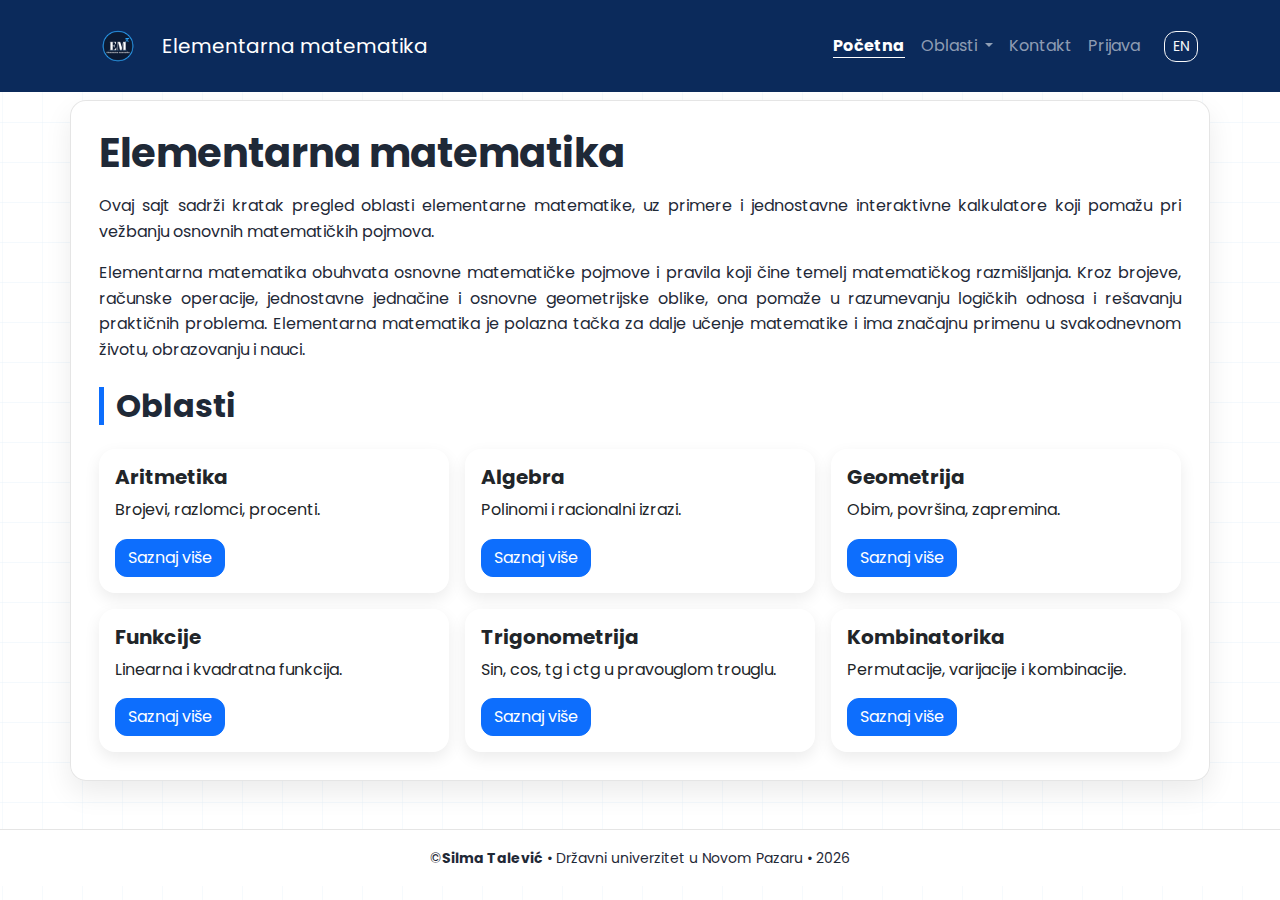
<file: index.html>
<!doctype html>
<html lang="sr">
<head>
    <link rel="icon" type="image/png" href="assets/favicon/favicon-96x96.png" sizes="96x96" />
    <link rel="icon" type="image/svg+xml" href="assets/favicon/favicon.svg" />
    <link rel="shortcut icon" href="assets/favicon/favicon.ico" />
    <link rel="apple-touch-icon" sizes="180x180" href="assets/favicon/apple-touch-icon.png" />
    <link rel="manifest" href="assets/favicon/site.webmanifest" />

  <meta charset="utf-8">
  <meta name="viewport" content="width=device-width, initial-scale=1">
  <title>Elementarna matematika</title>
  <link href="https://cdn.jsdelivr.net/npm/bootstrap@5.3.2/dist/css/bootstrap.min.css" rel="stylesheet">
  <link rel="stylesheet" href="css/style.css">
</head>
<body>
<nav class="navbar navbar-expand-lg navbar-dark navbar-custom fixed-top">
  <div class="container">
    <a class="navbar-brand d-flex align-items-center gap-2" href="index.html">
      <img src="assets/logo.png" alt="Logo" class="brand-logo">
      <span data-i18n="siteTitle">Elementarna matematika</span>
    </a>

    <button class="navbar-toggler" type="button" data-bs-toggle="collapse" data-bs-target="#mainNav">
      <span class="navbar-toggler-icon"></span>
    </button>

    <div class="collapse navbar-collapse" id="mainNav">
      <ul class="navbar-nav ms-auto align-items-lg-center">
  <li class="nav-item"><a class="nav-link" href="index.html" data-i18n="navHome">Početna</a></li>

  <li class="nav-item dropdown">
    <a class="nav-link dropdown-toggle" href="#" role="button" data-bs-toggle="dropdown" aria-expanded="false" data-i18n="navLessons">
      Oblasti
    </a>
    <ul class="dropdown-menu dropdown-menu-end">
      <li><a class="dropdown-item" href="aritmetika.html" data-i18n="navArit">Aritmetika</a></li>
      <li><a class="dropdown-item" href="algebra.html" data-i18n="navAlg">Algebra</a></li>
      <li><a class="dropdown-item" href="geometrija.html" data-i18n="navGeo">Geometrija</a></li>
      <li><a class="dropdown-item" href="funkcije.html" data-i18n="navFun">Funkcije</a></li>
      <li><a class="dropdown-item" href="trigonometrija.html" data-i18n="navTrig">Trigonometrija</a></li>
      <li><a class="dropdown-item" href="kombinatorika.html" data-i18n="navKomb">Kombinatorika</a></li>
    </ul>
  </li>

  <li class="nav-item"><a class="nav-link" href="kontakt.html" data-i18n="navKontakt">Kontakt</a></li>
  <li class="nav-item"><a class="nav-link" href="login.html" data-i18n="navLogin">Prijava</a></li>

  <li class="nav-item ms-lg-3">
    <button class="btn btn-outline-light btn-sm" id="langBtn" type="button">EN</button>
  </li>
</ul>
    </div>
  </div>
</nav>

<main class="container main-wrap">
<h1 class="fade-in" data-i18n="homeTitle">Elementarna matematika</h1>
<p class="mt-3 fade-in" data-i18n="homeIntro">
Na ovom sajtu nalazi se kratak pregled oblasti elementarne matematike, uz primere i jednostavne interaktivne kalkulatore koji pomažu pri vežbanju osnovnih matematičkih pojmova.
</p>



  <p class="fade-in" data-i18n="homeIntro1">
    Elementarna matematika obuhvata osnovne matematičke pojmove i pravila koji čine temelj matematičkog razmišljanja. Kroz brojeve, računske operacije, jednostavne jednačine i osnovne geometrijske oblike, ona pomaže u razumevanju logičkih odnosa i rešavanju praktičnih problema. Elementarna matematika je polazna tačka za dalje učenje matematike i ima značajnu primenu u svakodnevnom životu, obrazovanju i nauci.
  </p>
  <p class="fade-in" data-i18n="homeIntro2">
    </p>

  <h2 class="fade-in mt-4" data-i18n="areasTitle">Oblasti</h2>

  <div class="row g-3 mt-1">
    <div class="col-md-4 fade-in">
      <div class="card h-100"><div class="card-body">
        <h5 class="card-title fw-bold" data-i18n="cardArit">Aritmetika</h5>
        <p class="card-text" data-i18n="cardAritText">Brojevi, razlomci, procenti.</p>
        <a class="btn btn-primary" href="aritmetika.html" data-i18n="cardMore">Saznaj više</a>
      </div></div>
    </div>

    <div class="col-md-4 fade-in">
      <div class="card h-100"><div class="card-body">
        <h5 class="card-title fw-bold" data-i18n="cardAlg">Algebra</h5>
        <p class="card-text" data-i18n="cardAlgText">Polinomi i racionalni izrazi.</p>
        <a class="btn btn-primary" href="algebra.html" data-i18n="cardMore">Saznaj više</a>
      </div></div>
    </div>

    <div class="col-md-4 fade-in">
      <div class="card h-100"><div class="card-body">
        <h5 class="card-title fw-bold" data-i18n="cardGeo">Geometrija</h5>
        <p class="card-text" data-i18n="cardGeoText">Obim, površina, zapremina.</p>
        <a class="btn btn-primary" href="geometrija.html" data-i18n="cardMore">Saznaj više</a>
      </div></div>
    </div>

    <div class="col-md-4 fade-in">
      <div class="card h-100"><div class="card-body">
        <h5 class="card-title fw-bold" data-i18n="cardFun">Funkcije</h5>
        <p class="card-text" data-i18n="cardFunText">Linearna i kvadratna funkcija.</p>
        <a class="btn btn-primary" href="funkcije.html" data-i18n="cardMore">Saznaj više</a>
      </div></div>
    </div>

    <div class="col-md-4 fade-in">
      <div class="card h-100"><div class="card-body">
        <h5 class="card-title fw-bold" data-i18n="cardTrig">Trigonometrija</h5>
        <p class="card-text" data-i18n="cardTrigText">Sin, cos, tg i ctg u pravouglom trouglu.</p>
        <a class="btn btn-primary" href="trigonometrija.html" data-i18n="cardMore">Saznaj više</a>
      </div></div>
    </div>

    <div class="col-md-4 fade-in">
      <div class="card h-100"><div class="card-body">
        <h5 class="card-title fw-bold" data-i18n="cardKomb">Kombinatorika</h5>
        <p class="card-text" data-i18n="cardKombText">Permutacije, varijacije i kombinacije.</p>
        <a class="btn btn-primary" href="kombinatorika.html" data-i18n="cardMore">Saznaj više</a>
      </div></div>
    </div>
  </div>
</main>

<footer class="py-3 mt-5">
  <div class="container text-center">
    <small>&copy;<strong>Silma Talević</strong> • Državni univerzitet u Novom Pazaru • <span id="year"></span></small>
  </div>
</footer>

<script src="https://cdn.jsdelivr.net/npm/bootstrap@5.3.2/dist/js/bootstrap.bundle.min.js"></script>
<script src="js/i18n.js"></script>
<script src="js/main.js"></script>
<script src="js/fetch_data.js"></script>

</body>
</html>
</file>
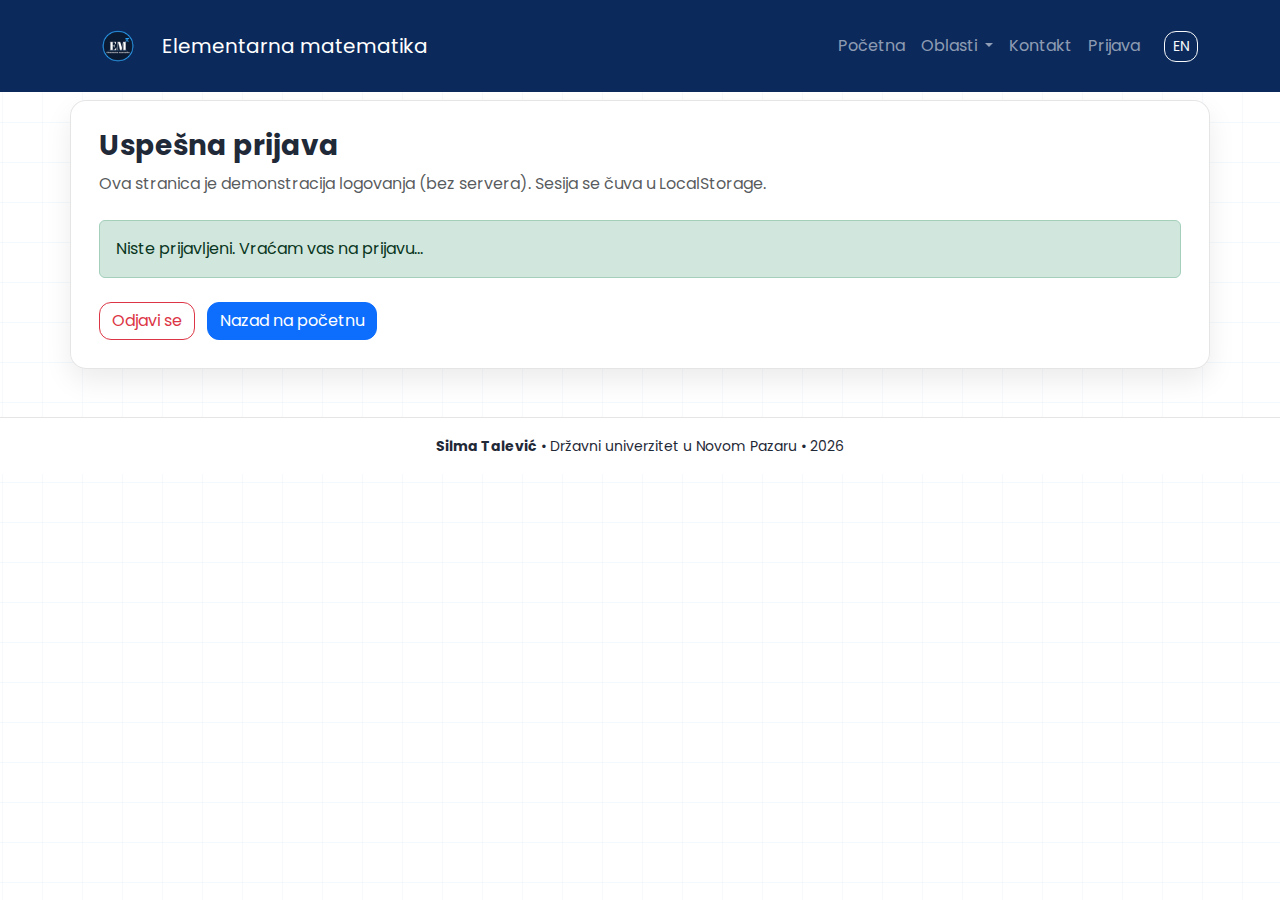
<file: dobrodosli.html>
<!doctype html>
<html lang="sr">
<head>
  <meta charset="utf-8">
  <meta name="viewport" content="width=device-width, initial-scale=1">
  <title data-i18n="welcomeTitle">Dobrodošli</title>
  <link href="https://cdn.jsdelivr.net/npm/bootstrap@5.3.2/dist/css/bootstrap.min.css" rel="stylesheet">
  <link rel="stylesheet" href="css/style.css">
</head>
<body>
<nav class="navbar navbar-expand-lg navbar-dark navbar-custom fixed-top">
  <div class="container">
    <a class="navbar-brand d-flex align-items-center gap-2" href="index.html">
      <img src="assets/logo.png" alt="Logo" class="brand-logo">
      <span data-i18n="siteTitle">Elementarna matematika</span>
    </a>

    <button class="navbar-toggler" type="button" data-bs-toggle="collapse" data-bs-target="#mainNav">
      <span class="navbar-toggler-icon"></span>
    </button>

    <div class="collapse navbar-collapse" id="mainNav">
      <ul class="navbar-nav ms-auto align-items-lg-center">
  <li class="nav-item"><a class="nav-link" href="index.html" data-i18n="navHome">Početna</a></li>

  <li class="nav-item dropdown">
    <a class="nav-link dropdown-toggle" href="#" role="button" data-bs-toggle="dropdown" aria-expanded="false" data-i18n="navLessons">
      Oblasti
    </a>
    <ul class="dropdown-menu dropdown-menu-end">
      <li><a class="dropdown-item" href="aritmetika.html" data-i18n="navArit">Aritmetika</a></li>
      <li><a class="dropdown-item" href="algebra.html" data-i18n="navAlg">Algebra</a></li>
      <li><a class="dropdown-item" href="geometrija.html" data-i18n="navGeo">Geometrija</a></li>
      <li><a class="dropdown-item" href="funkcije.html" data-i18n="navFun">Funkcije</a></li>
      <li><a class="dropdown-item" href="trigonometrija.html" data-i18n="navTrig">Trigonometrija</a></li>
      <li><a class="dropdown-item" href="kombinatorika.html" data-i18n="navKomb">Kombinatorika</a></li>
    </ul>
  </li>

  <li class="nav-item"><a class="nav-link" href="kontakt.html" data-i18n="navKontakt">Kontakt</a></li>
  <li class="nav-item"><a class="nav-link" href="login.html" data-i18n="navLogin">Prijava</a></li>

  <li class="nav-item ms-lg-3">
    <button class="btn btn-outline-light btn-sm" id="langBtn" type="button">EN</button>
  </li>
</ul>
    </div>
  </div>
</nav>

<main class="container main-wrap">
<h1 class="h3 fw-bold mb-2" data-i18n="welcomeHeading">Uspešna prijava</h1>
    <p class="text-muted mb-4" data-i18n="welcomeText">Ova stranica je demonstracija logovanja (bez servera). Sesija se čuva u LocalStorage. </p>
    <div class="alert alert-success mb-4" id="welcomeBox"></div>
    <button class="btn btn-outline-danger" id="logoutBtn" data-i18n="logoutBtn">Odjavi se</button>
    <a class="btn btn-primary ms-2" href="index.html" data-i18n="backHomeBtn">Nazad na početnu</a>
</main>

<footer class="py-3 mt-5">
  <div class="container text-center">
    <small><strong>Silma Talević</strong> • Državni univerzitet u Novom Pazaru • <span id="year"></span></small>
  </div>
</footer>

<script src="https://cdn.jsdelivr.net/npm/bootstrap@5.3.2/dist/js/bootstrap.bundle.min.js"></script>
<script src="js/i18n.js"></script>
<script src="js/main.js"></script>
<script src="js/login.js"></script>
</body>
</html>
</file>
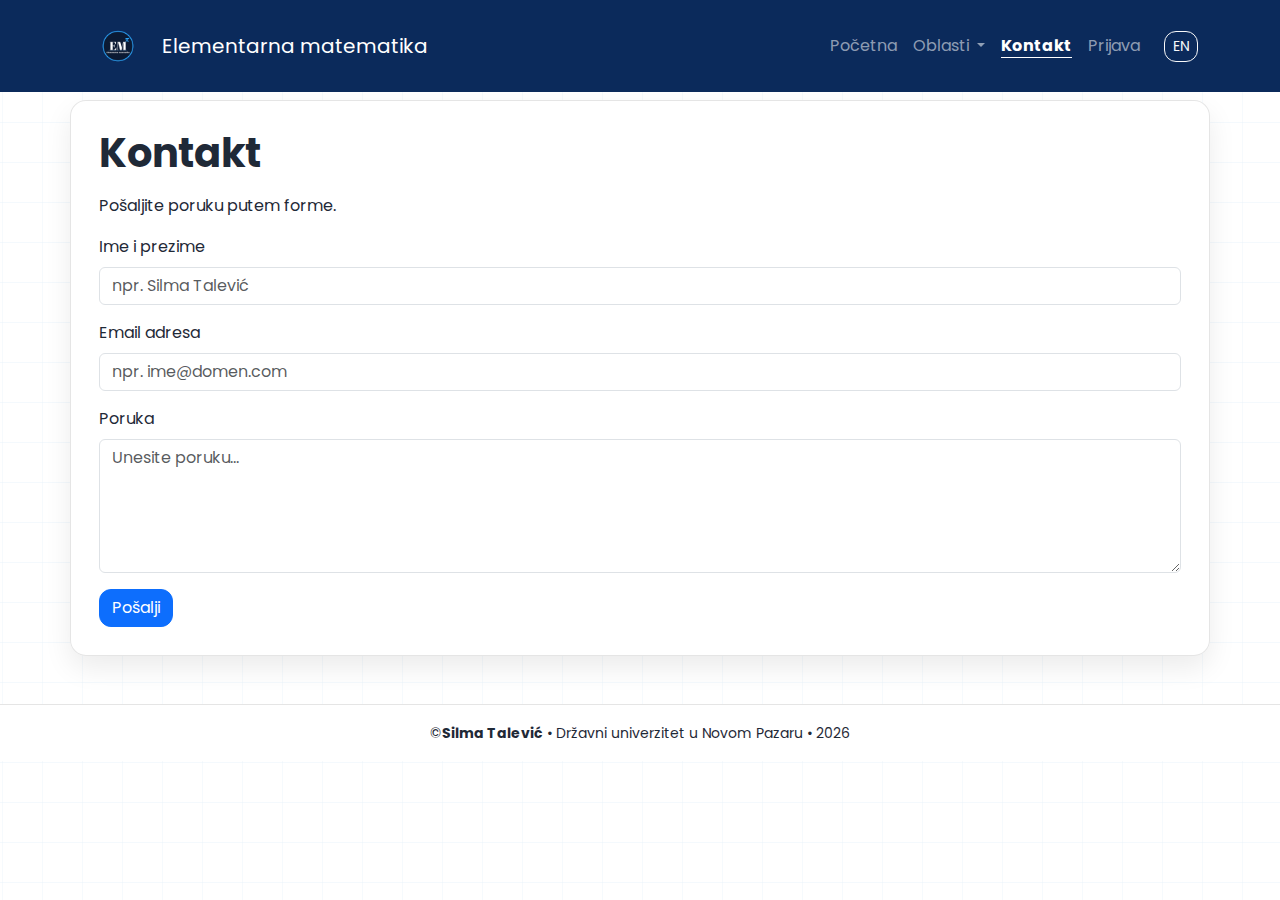
<file: kontakt.html>
<!doctype html>
<html lang="sr">
<head>
    <link rel="icon" type="image/png" href="assets/favicon/favicon-96x96.png" sizes="96x96" />
    <link rel="icon" type="image/svg+xml" href="assets/favicon/favicon.svg" />
    <link rel="shortcut icon" href="assets/favicon/favicon.ico" />
    <link rel="apple-touch-icon" sizes="180x180" href="assets/favicon/apple-touch-icon.png" />
    <link rel="manifest" href="assets/favicon/site.webmanifest" />

  <meta charset="utf-8">
  <meta name="viewport" content="width=device-width, initial-scale=1">
  <title>Kontakt</title>
  <link href="https://cdn.jsdelivr.net/npm/bootstrap@5.3.2/dist/css/bootstrap.min.css" rel="stylesheet">
  <link rel="stylesheet" href="css/style.css">
</head>
<body>
<nav class="navbar navbar-expand-lg navbar-dark navbar-custom fixed-top">
  <div class="container">
    <a class="navbar-brand d-flex align-items-center gap-2" href="index.html">
      <img src="assets/logo.png" alt="Logo" class="brand-logo">
      <span data-i18n="siteTitle">Elementarna matematika</span>
    </a>

    <button class="navbar-toggler" type="button" data-bs-toggle="collapse" data-bs-target="#mainNav">
      <span class="navbar-toggler-icon"></span>
    </button>

    <div class="collapse navbar-collapse" id="mainNav">
      <ul class="navbar-nav ms-auto align-items-lg-center">
  <li class="nav-item"><a class="nav-link" href="index.html" data-i18n="navHome">Početna</a></li>

  <li class="nav-item dropdown">
    <a class="nav-link dropdown-toggle" href="#" role="button" data-bs-toggle="dropdown" aria-expanded="false" data-i18n="navLessons">
      Oblasti
    </a>
    <ul class="dropdown-menu dropdown-menu-end">
      <li><a class="dropdown-item" href="aritmetika.html" data-i18n="navArit">Aritmetika</a></li>
      <li><a class="dropdown-item" href="algebra.html" data-i18n="navAlg">Algebra</a></li>
      <li><a class="dropdown-item" href="geometrija.html" data-i18n="navGeo">Geometrija</a></li>
      <li><a class="dropdown-item" href="funkcije.html" data-i18n="navFun">Funkcije</a></li>
      <li><a class="dropdown-item" href="trigonometrija.html" data-i18n="navTrig">Trigonometrija</a></li>
      <li><a class="dropdown-item" href="kombinatorika.html" data-i18n="navKomb">Kombinatorika</a></li>
    </ul>
  </li>

  <li class="nav-item"><a class="nav-link" href="kontakt.html" data-i18n="navKontakt">Kontakt</a></li>
  <li class="nav-item"><a class="nav-link" href="login.html" data-i18n="navLogin">Prijava</a></li>

  <li class="nav-item ms-lg-3">
    <button class="btn btn-outline-light btn-sm" id="langBtn" type="button">EN</button>
  </li>
</ul>
    </div>
  </div>
</nav>

<main class="container main-wrap">
<h1 class="mb-3 fade-in" data-i18n="contactTitle">Kontakt</h1>
  <p class="fade-in">Pošaljite poruku putem forme.</p>

  <form id="contactForm" class="fade-in">
    <div class="mb-3">
      <label for="fullName" class="form-label" data-i18n="contactNameLbl">Ime i prezime</label>
      <input type="text" class="form-control" id="fullName" data-i18n-placeholder="contactNamePh" placeholder="npr. Silma Talević">
      <div id="nameHelp" class="help mt-1"></div>
      <div id="nameErr" class="error mt-1"></div>
    </div>

    <div class="mb-3">
      <label for="email" class="form-label" data-i18n="contactEmailLbl">Email adresa</label>
      <input type="email" class="form-control" id="email" data-i18n-placeholder="contactEmailPh" placeholder="npr. ime@domen.com">
      <div id="emailHelp" class="help mt-1"></div>
      <div id="emailErr" class="error mt-1"></div>
    </div>

    <div class="mb-3">
      <label for="message" class="form-label" data-i18n="contactMsgLbl">Poruka</label>
      <textarea class="form-control" id="message" rows="5" data-i18n-placeholder="contactMsgPh" placeholder="Unesite poruku..."></textarea>
      <div id="msgHelp" class="help mt-1"></div>
      <div id="msgErr" class="error mt-1"></div>
    </div>

    <button type="submit" class="btn btn-primary" data-i18n="contactSendBtn">Pošalji</button>
  </form>
</main>

<footer class="py-3 mt-5">
  <div class="container text-center">
    <small>&copy;<strong>Silma Talević</strong> • Državni univerzitet u Novom Pazaru • <span id="year"></span></small>
  </div>
</footer>

<script src="https://cdn.jsdelivr.net/npm/bootstrap@5.3.2/dist/js/bootstrap.bundle.min.js"></script>
<script src="js/i18n.js"></script>
<script src="js/main.js"></script>
<script src="js/contact.js"></script>

</body>
</html>
</file>
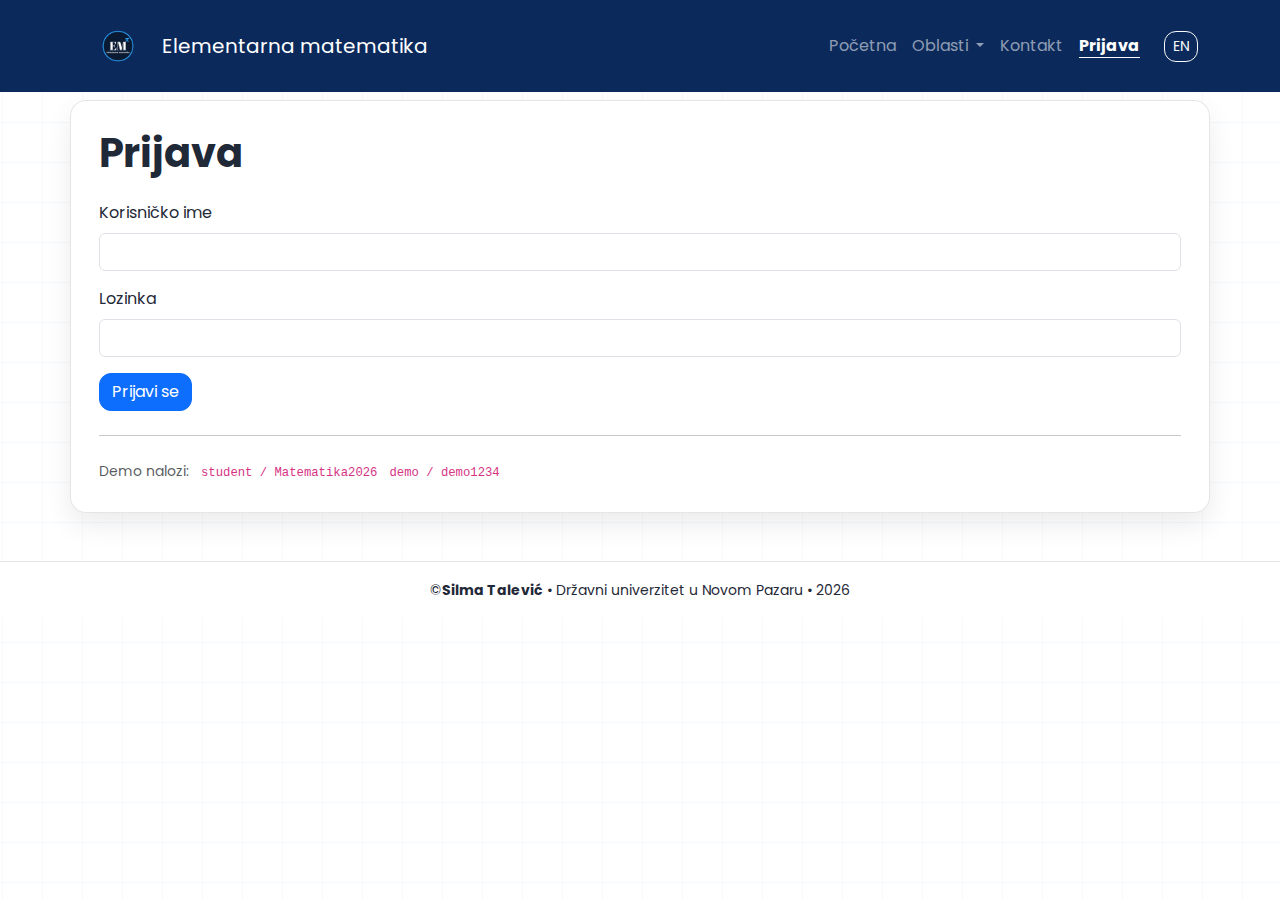
<file: login.html>
<!doctype html>
<html lang="sr">
<head>
<link rel="icon" type="image/png" href="assets/favicon/favicon-96x96.png" sizes="96x96" />
<link rel="icon" type="image/svg+xml" href="assets/favicon/favicon.svg" />
<link rel="shortcut icon" href="assets/favicon/favicon.ico" />
<link rel="apple-touch-icon" sizes="180x180" href="assets/favicon/apple-touch-icon.png" />
<link rel="manifest" href="assets/favicon/site.webmanifest" />

  <meta charset="utf-8">
  <meta name="viewport" content="width=device-width, initial-scale=1">
  <title data-i18n="loginTitle">Prijava</title>
  <link href="https://cdn.jsdelivr.net/npm/bootstrap@5.3.2/dist/css/bootstrap.min.css" rel="stylesheet">
  <link rel="stylesheet" href="css/style.css">
</head>
<body>
<nav class="navbar navbar-expand-lg navbar-dark navbar-custom fixed-top">
  <div class="container">
    <a class="navbar-brand d-flex align-items-center gap-2" href="index.html">
      <img src="assets/logo.png" alt="Logo" class="brand-logo">
      <span data-i18n="siteTitle">Elementarna matematika</span>
    </a>

    <button class="navbar-toggler" type="button" data-bs-toggle="collapse" data-bs-target="#mainNav">
      <span class="navbar-toggler-icon"></span>
    </button>

    <div class="collapse navbar-collapse" id="mainNav">
      <ul class="navbar-nav ms-auto align-items-lg-center">
  <li class="nav-item"><a class="nav-link" href="index.html" data-i18n="navHome">Početna</a></li>

  <li class="nav-item dropdown">
    <a class="nav-link dropdown-toggle" href="#" role="button" data-bs-toggle="dropdown" aria-expanded="false" data-i18n="navLessons">
      Oblasti
    </a>
    <ul class="dropdown-menu dropdown-menu-end">
      <li><a class="dropdown-item" href="aritmetika.html" data-i18n="navArit">Aritmetika</a></li>
      <li><a class="dropdown-item" href="algebra.html" data-i18n="navAlg">Algebra</a></li>
      <li><a class="dropdown-item" href="geometrija.html" data-i18n="navGeo">Geometrija</a></li>
      <li><a class="dropdown-item" href="funkcije.html" data-i18n="navFun">Funkcije</a></li>
      <li><a class="dropdown-item" href="trigonometrija.html" data-i18n="navTrig">Trigonometrija</a></li>
      <li><a class="dropdown-item" href="kombinatorika.html" data-i18n="navKomb">Kombinatorika</a></li>
    </ul>
  </li>

  <li class="nav-item"><a class="nav-link" href="kontakt.html" data-i18n="navKontakt">Kontakt</a></li>
  <li class="nav-item"><a class="nav-link" href="login.html" data-i18n="navLogin">Prijava</a></li>

  <li class="nav-item ms-lg-3">
    <button class="btn btn-outline-light btn-sm" id="langBtn" type="button">EN</button>
  </li>
</ul>
    </div>
  </div>
</nav>

<main class="container main-wrap">
<h1 class="mb-4 fade-in" data-i18n="loginHeading">Prijava</h1>
    

    <form class="fade-in" id="loginForm" novalidate>
      <div class="mb-3">
        <label class="form-label" for="username" data-i18n="loginUserLabel">Korisničko ime</label>
        <input class="form-control" id="username" type="text" autocomplete="username" required>
        <div class="form-text" id="userHelp"></div>
        <div class="small text-danger mt-1" id="userErr"></div>
      </div>

      <div class="mb-3">
        <label class="form-label" for="password" data-i18n="loginPassLabel">Lozinka</label>
        <input class="form-control" id="password" type="password" autocomplete="current-password" required>
        <div class="form-text" id="passHelp"></div>
        <div class="small text-danger mt-1" id="passErr"></div>
      </div>

      <button class="btn btn-primary" type="submit" data-i18n="loginBtn">Prijavi se</button>
      <div class="mt-3 fw-semibold" id="loginMsg"></div>

      <hr class="my-4">
      <p class="small text-muted mb-0">
        <span data-i18n="loginDemo">Demo nalozi:</span>
        <span class="ms-2"><code>student / Matematika2026</code></span>
        <span class="ms-2"><code>demo / demo1234</code></span>
      </p>
    </form>
</main>

<footer class="py-3 mt-5">
  <div class="container text-center">
    <small>&copy;<strong>Silma Talević</strong> • Državni univerzitet u Novom Pazaru • <span id="year"></span></small>
  </div>
</footer>

<script src="https://cdn.jsdelivr.net/npm/bootstrap@5.3.2/dist/js/bootstrap.bundle.min.js"></script>
<script src="js/i18n.js"></script>
<script src="js/main.js"></script>
<script src="js/login.js"></script>
</body>
</html>
</file>
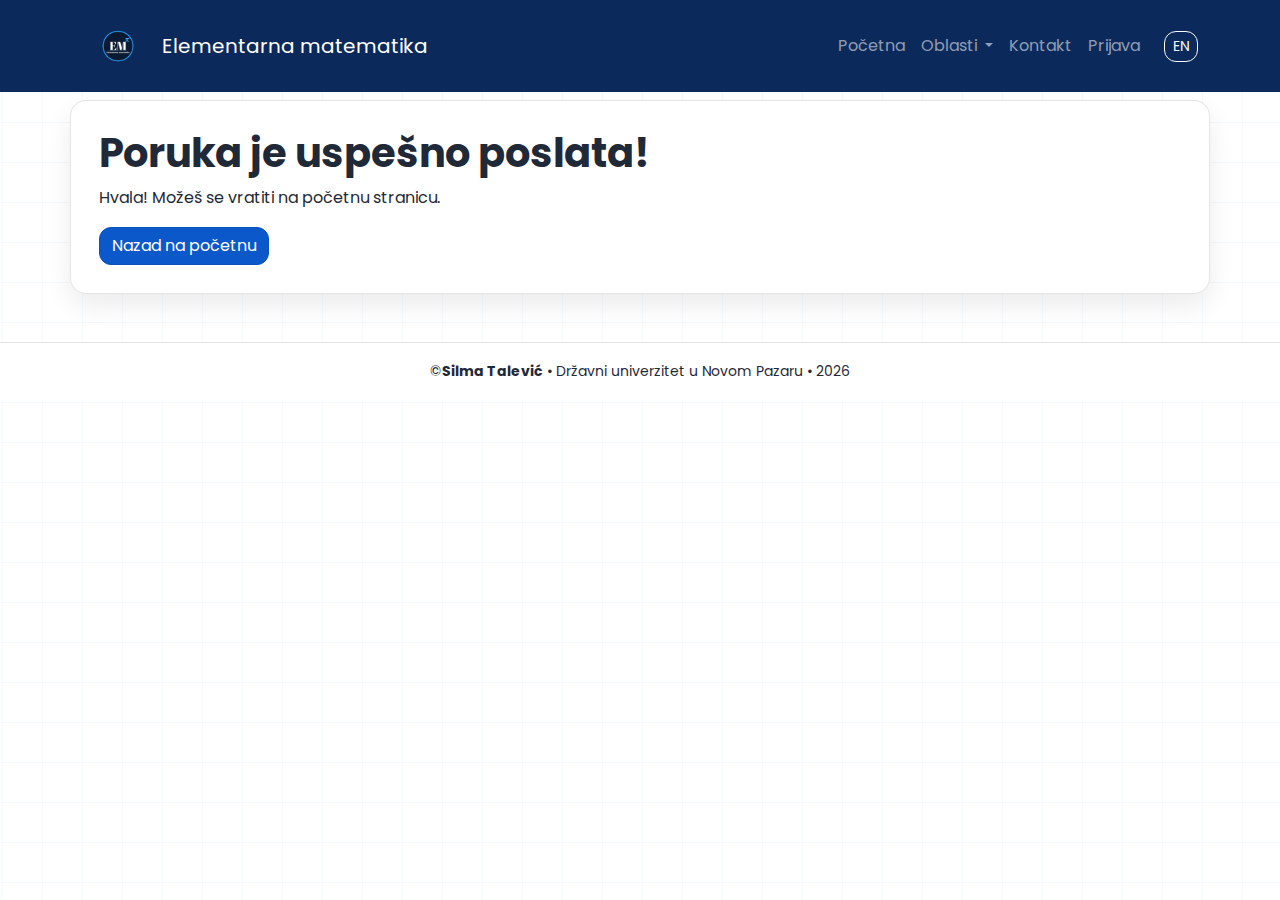
<file: uspesno.html>
<!doctype html>
<html lang="sr">
<head>
    <link rel="icon" type="image/png" href="assets/favicon/favicon-96x96.png" sizes="96x96" />
    <link rel="icon" type="image/svg+xml" href="assets/favicon/favicon.svg" />
    <link rel="shortcut icon" href="assets/favicon/favicon.ico" />
    <link rel="apple-touch-icon" sizes="180x180" href="assets/favicon/apple-touch-icon.png" />
    <link rel="manifest" href="assets/favicon/site.webmanifest" />

  <meta charset="utf-8">
  <meta name="viewport" content="width=device-width, initial-scale=1">
  <title>Uspešno</title>
  <link href="https://cdn.jsdelivr.net/npm/bootstrap@5.3.2/dist/css/bootstrap.min.css" rel="stylesheet">
  <link rel="stylesheet" href="css/style.css">
</head>
<body>
<nav class="navbar navbar-expand-lg navbar-dark navbar-custom fixed-top">
  <div class="container">
    <a class="navbar-brand d-flex align-items-center gap-2" href="index.html">
      <img src="assets/logo.png" alt="Logo" class="brand-logo">
      <span data-i18n="siteTitle">Elementarna matematika</span>
    </a>

    <button class="navbar-toggler" type="button" data-bs-toggle="collapse" data-bs-target="#mainNav">
      <span class="navbar-toggler-icon"></span>
    </button>

    <div class="collapse navbar-collapse" id="mainNav">
      <ul class="navbar-nav ms-auto align-items-lg-center">
  <li class="nav-item"><a class="nav-link" href="index.html" data-i18n="navHome">Početna</a></li>

  <li class="nav-item dropdown">
    <a class="nav-link dropdown-toggle" href="#" role="button" data-bs-toggle="dropdown" aria-expanded="false" data-i18n="navLessons">
      Oblasti
    </a>
    <ul class="dropdown-menu dropdown-menu-end">
      <li><a class="dropdown-item" href="aritmetika.html" data-i18n="navArit">Aritmetika</a></li>
      <li><a class="dropdown-item" href="algebra.html" data-i18n="navAlg">Algebra</a></li>
      <li><a class="dropdown-item" href="geometrija.html" data-i18n="navGeo">Geometrija</a></li>
      <li><a class="dropdown-item" href="funkcije.html" data-i18n="navFun">Funkcije</a></li>
      <li><a class="dropdown-item" href="trigonometrija.html" data-i18n="navTrig">Trigonometrija</a></li>
      <li><a class="dropdown-item" href="kombinatorika.html" data-i18n="navKomb">Kombinatorika</a></li>
    </ul>
  </li>

  <li class="nav-item"><a class="nav-link" href="kontakt.html" data-i18n="navKontakt">Kontakt</a></li>
  <li class="nav-item"><a class="nav-link" href="login.html" data-i18n="navLogin">Prijava</a></li>

  <li class="nav-item ms-lg-3">
    <button class="btn btn-outline-light btn-sm" id="langBtn" type="button">EN</button>
  </li>
</ul>
    </div>
  </div>
</nav>

<main class="container main-wrap">
<h1 class="fade-in" data-i18n="successTitle">Poruka je uspešno poslata!</h1>
  <p class="fade-in" data-i18n="successText">Hvala! Možeš se vratiti na početnu stranicu.</p>
  <a class="btn btn-primary fade-in" href="index.html" data-i18n="backHome">Nazad na početnu</a>
</main>

<footer class="py-3 mt-5">
  <div class="container text-center">
    <small>&copy;<strong>Silma Talević</strong> • Državni univerzitet u Novom Pazaru • <span id="year"></span></small>
  </div>
</footer>

<script src="https://cdn.jsdelivr.net/npm/bootstrap@5.3.2/dist/js/bootstrap.bundle.min.js"></script>
<script src="js/i18n.js"></script>
<script src="js/main.js"></script>
</body>
</html>
</file>
<file: css/style.css>
@import url("https://fonts.googleapis.com/css2?family=Poppins:wght@400;600;700&display=swap");

/* =========================================================
   Elementarna matematika - style.css
   Projekat iz predmeta: Veb dizajn
   Autor: Silma Talević (DUNP), 2026
   Tehnologije: HTML, CSS, Bootstrap, JavaScript
   ========================================================= */

:root{
  --nav:#0b2a5b;           /* tamno plava */
  --text:#1f2937;
  --muted:#6b7280;
  --paper: rgba(255,255,255,0.94);
  --border: rgba(0,0,0,0.10);
  --shadow: rgba(0,0,0,0.08);
  --accent:#0d6efd;        /* bootstrap primarni */
}

/* <= 12pt tekst (12pt ~ 16px) */
html{ font-size:16px; }

body{
  padding-top: 78px; 
  font-family: "Poppins", system-ui, -apple-system, Segoe UI, Roboto, Arial, sans-serif;
  color: var(--text);

  /* Pozadina: "sveska u kvadratiće" (HeroPatterns, SVG data URI) */
  background-color: #ffffff;
  background-image: url("data:image/svg+xml,%3Csvg xmlns='http://www.w3.org/2000/svg' width='100' height='100' viewBox='0 0 100 100'%3E%3Cg fill-rule='evenodd'%3E%3Cg fill='%2395c9e7' fill-opacity='0.22'%3E%3Cpath d='M6 5V0H5v5H0v1h5v94h1V6h94V5H6z'/%3E%3C/g%3E%3C/g%3E%3C/svg%3E");

  background-size: 40px 40px; /* sitniji kvadratići */
}

/*  Navbar */
.navbar-custom{
  background: var(--nav) !important;
}
.brand-logo{
  width: 84px;
  height: 84px;
  object-fit: contain;
}

/* Da korisnik vidi gde je */
.nav-link.active{
  font-weight: 700;
  text-decoration: underline;
  text-underline-offset: 6px;
}

/*  Glavni sadržaj  */
.main-wrap{
  background: var(--paper);
  border: 1px solid var(--border);
  border-radius: 16px;
  box-shadow: 0 12px 28px var(--shadow);
  padding: 28px;
  margin-top: 22px;
  margin-bottom: 22px;
}

/* Naslovi */
h1,h2{ font-weight: 700; }
h2{
  border-left: 5px solid var(--accent);
  padding-left: 12px;
  margin-top: 26px;
}

/* Kartice */
.card{
  border: none;
  border-radius: 16px;
  box-shadow: 0 6px 16px rgba(0,0,0,0.08);
  transition: transform .18s ease, box-shadow .18s ease;
}
.card:hover{
  transform: translateY(-3px);
  box-shadow: 0 10px 24px rgba(0,0,0,0.12);
}

/* Dugmad */
.btn{ border-radius: 12px; }

/* Kalkulator blok */
.calc-card{
  background: #fff;
  border: 1px dashed rgba(0,0,0,0.20);
  border-radius: 14px;
  padding: 16px;
  margin-top: 14px;
}
.calc-card input{ max-width: 220px; }
.result-badge{
  border: 1px solid rgba(0,0,0,0.12);
  font-size: 0.95rem;
}

/* Poruke validacije */
.help{
  font-size: 0.9em;
  color: var(--muted);
}
.error{
  font-size: 0.9em;
  color: #dc3545;
  font-weight: 700;
}

/* Footer */
footer{
  background: var(--paper);
  border-top: 1px solid var(--border);
}

/*  Fade-in animacije */
.fade-in{
  opacity: 0;
  transform: translateY(14px);
  transition: opacity .7s ease, transform .7s ease;
}
.fade-in.show{
  opacity: 1;
  transform: translateY(0);
}

/* Canvas (grafik funkcije) */
.canvas-wrap{
  border: 1px solid rgba(0,0,0,0.12);
  border-radius: 12px;
  background: #fff;
  padding: 12px;
}


/* Jezik: elementi sa prevodom preko i18n.js */
.lang-sr{ display: block; }
.lang-en{ display: none; }


/* Prikaz razlomka u kalkulatoru */
.fraction-input{display:flex;flex-direction:column;gap:6px;}
.fraction-input input{max-width:110px;}
.fraction-bar{height:2px;background:rgba(0,0,0,0.35);border-radius:2px;}
.quiz-option{cursor:pointer;}


/* Mali box za kalkulatore i kviz */
.calc-box{
  background: rgba(255,255,255,0.9);
  border: 1px solid rgba(0,0,0,0.08);
  border-radius: 14px;
  padding: 16px;
  margin: 14px 0;
  box-shadow: 0 6px 18px rgba(0,0,0,0.06);
}



/* Ujednačena veličina slika u sekcijama */
.section-image{
  max-width: 360px;
  width: 100%;
  height: auto;
  display: block;
  margin: 20px auto;
}


/* Lepši prikaz formula u jednom redu */
.math-line{ font-family: ui-monospace, SFMono-Regular, Menlo, Monaco, Consolas, "Liberation Mono", "Courier New", monospace; background: rgba(0,0,0,0.03); padding: .4rem .6rem; border-radius: .5rem; display: inline-block; }


/*Ujednačena veličina slika tamo gde treba  */
.section-image-md{
  max-width: 520px;
  width: 100%;
  height: auto;
  display: block;
  margin: 20px auto;
}
.section-image-lg{
  max-width: 680px;
  width: 100%;
  height: auto;
  display: block;
  margin: 20px auto;
}


/* Ogranicenje veličine običnog teksta (<= 12pt ~ 16px) */
body{ font-size: 1rem; }
p, li{ font-size: 1rem; }


/* dropdown za "Oblasti" */
.dropdown-menu{
  border-radius: 14px;
  border: 1px solid var(--border);
  box-shadow: 0 10px 24px rgba(0,0,0,0.12);
  padding: 8px 0;
}
.dropdown-item{
  font-size: 0.95rem;
  padding: 10px 18px;
}
.dropdown-item:hover{
  background: rgba(13,110,253,0.08);
  color: #0d6efd;
}
.dropdown-toggle::after{
  margin-left: 8px;
}

/* Smanjenje visine navigacije */
.navbar-custom .navbar-brand{
  padding-top: 4px;
  padding-bottom: 4px;
}
.navbar-custom .navbar-nav .nav-link{
  padding-top: 6px;
  padding-bottom: 6px;
}

/* Dodatno sužavanje navigacije */
.navbar-custom{
  min-height: 64px;
}
.brand-logo{
  width: 72px;
  height: 72px;
}
.navbar-custom .navbar-brand{
  padding-top: 2px;
  padding-bottom: 2px;
}
.navbar-custom .navbar-nav .nav-link{
  padding-top: 4px;
  padding-bottom: 4px;
}


/* Index oblasti titles */
#index-oblasti .card-title{ font-weight: 700; }

/* poravnanje teksta */
.text-justify{ text-align: justify; }


/* Poboljšanje izgleda za prikaz na telefonu */
@media (max-width: 576px){
  .main-wrap{ padding-left: .75rem; padding-right: .75rem; }
  .paper{ padding: 1rem; margin-top: 1rem; border-radius: 18px; background:#fff; }
}

/* poravnanje */
.intro-text p{
  text-align: justify;
  line-height: 1.6;
}

/* Uvod na početnoj – poravnanje */
p[data-i18n="homeIntro"], 
p[data-i18n="homeIntro1"]{
  text-align: justify;
  line-height: 1.6;
}

/* sredjivanje poravnanja teksta */
.paper p,
.paper li{
  text-align: justify;
  line-height: 1.6;
}

/* izostavljanje poravnanja u navodjenju */
.no-justify,
.no-justify p,
.no-justify li{
  text-align: left !important;
}

/* poravnanje opet*/
main p,
main li{
  text-align: justify;
  line-height: 1.6;
}

/* sređivanje poravnanja teksta u footer-u */
.navbar p,
.navbar li,
footer p,
footer li{
  text-align: inherit;
}
</file>
